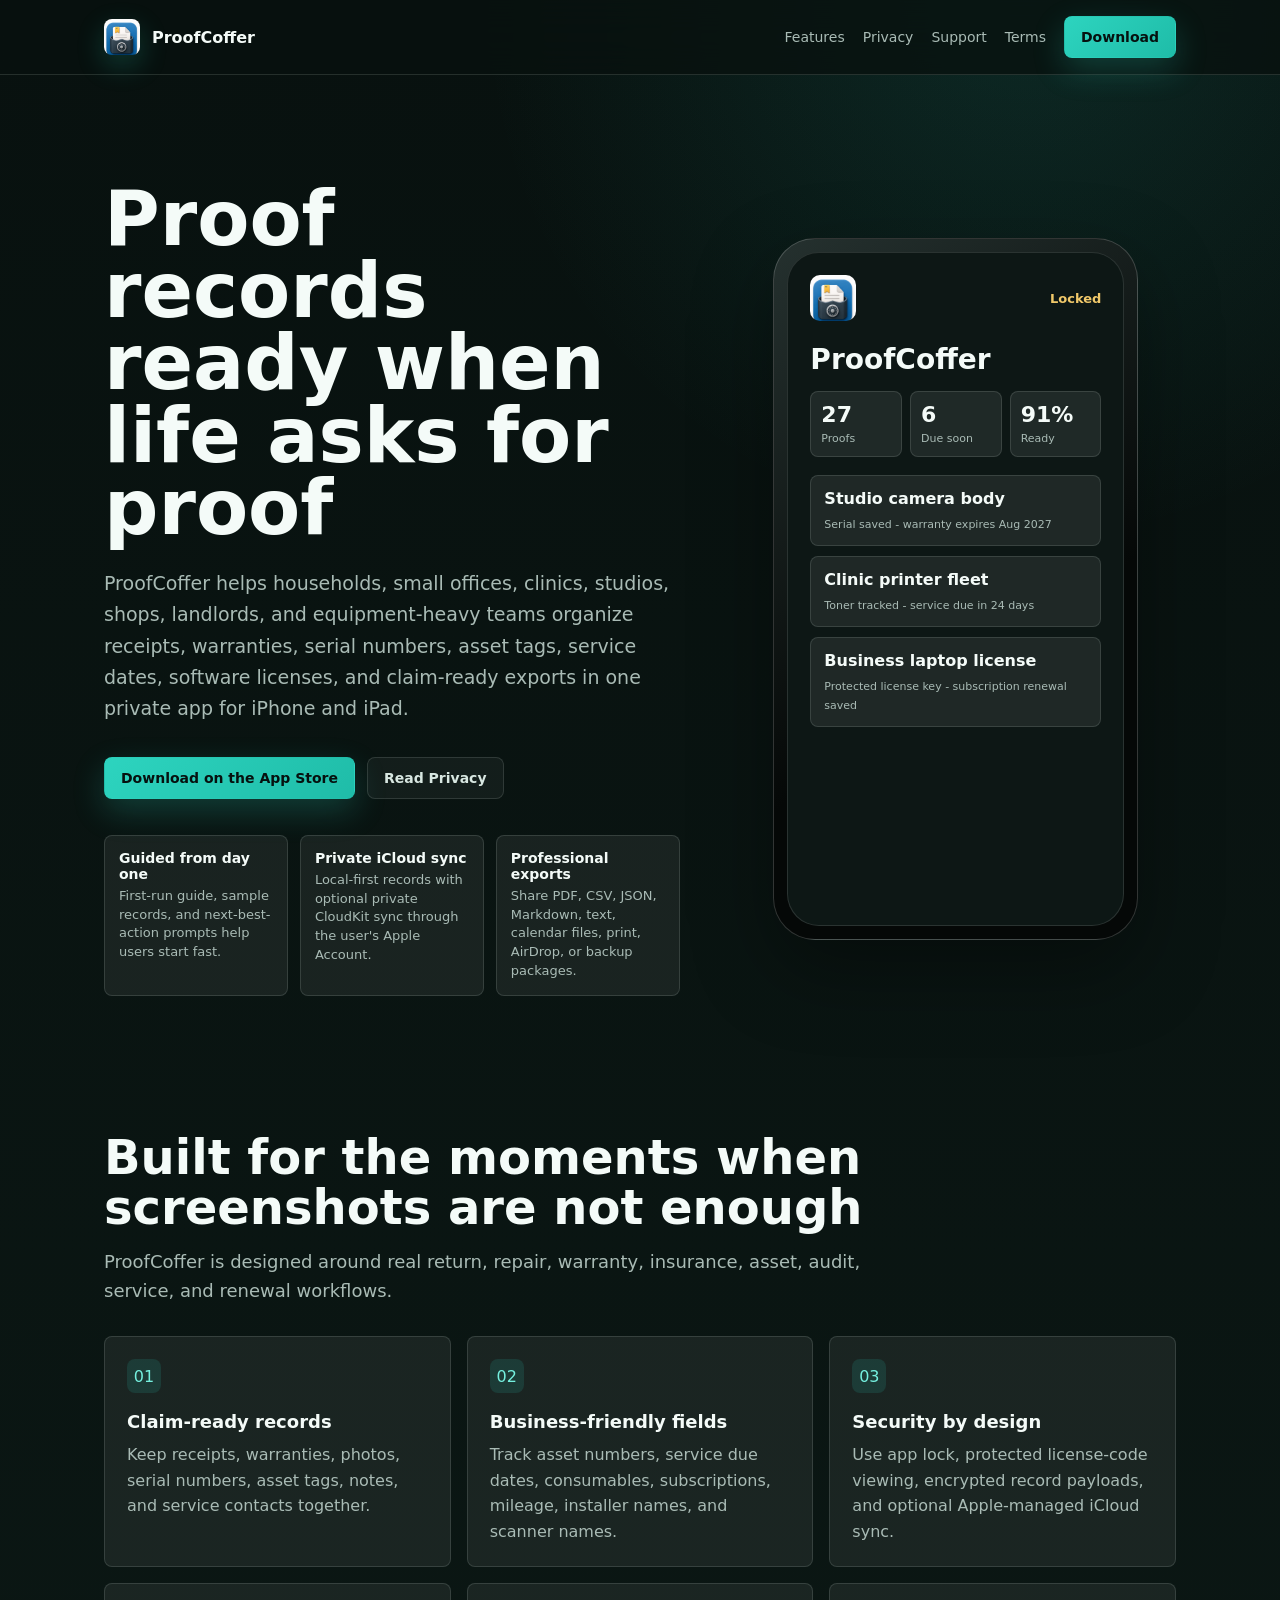
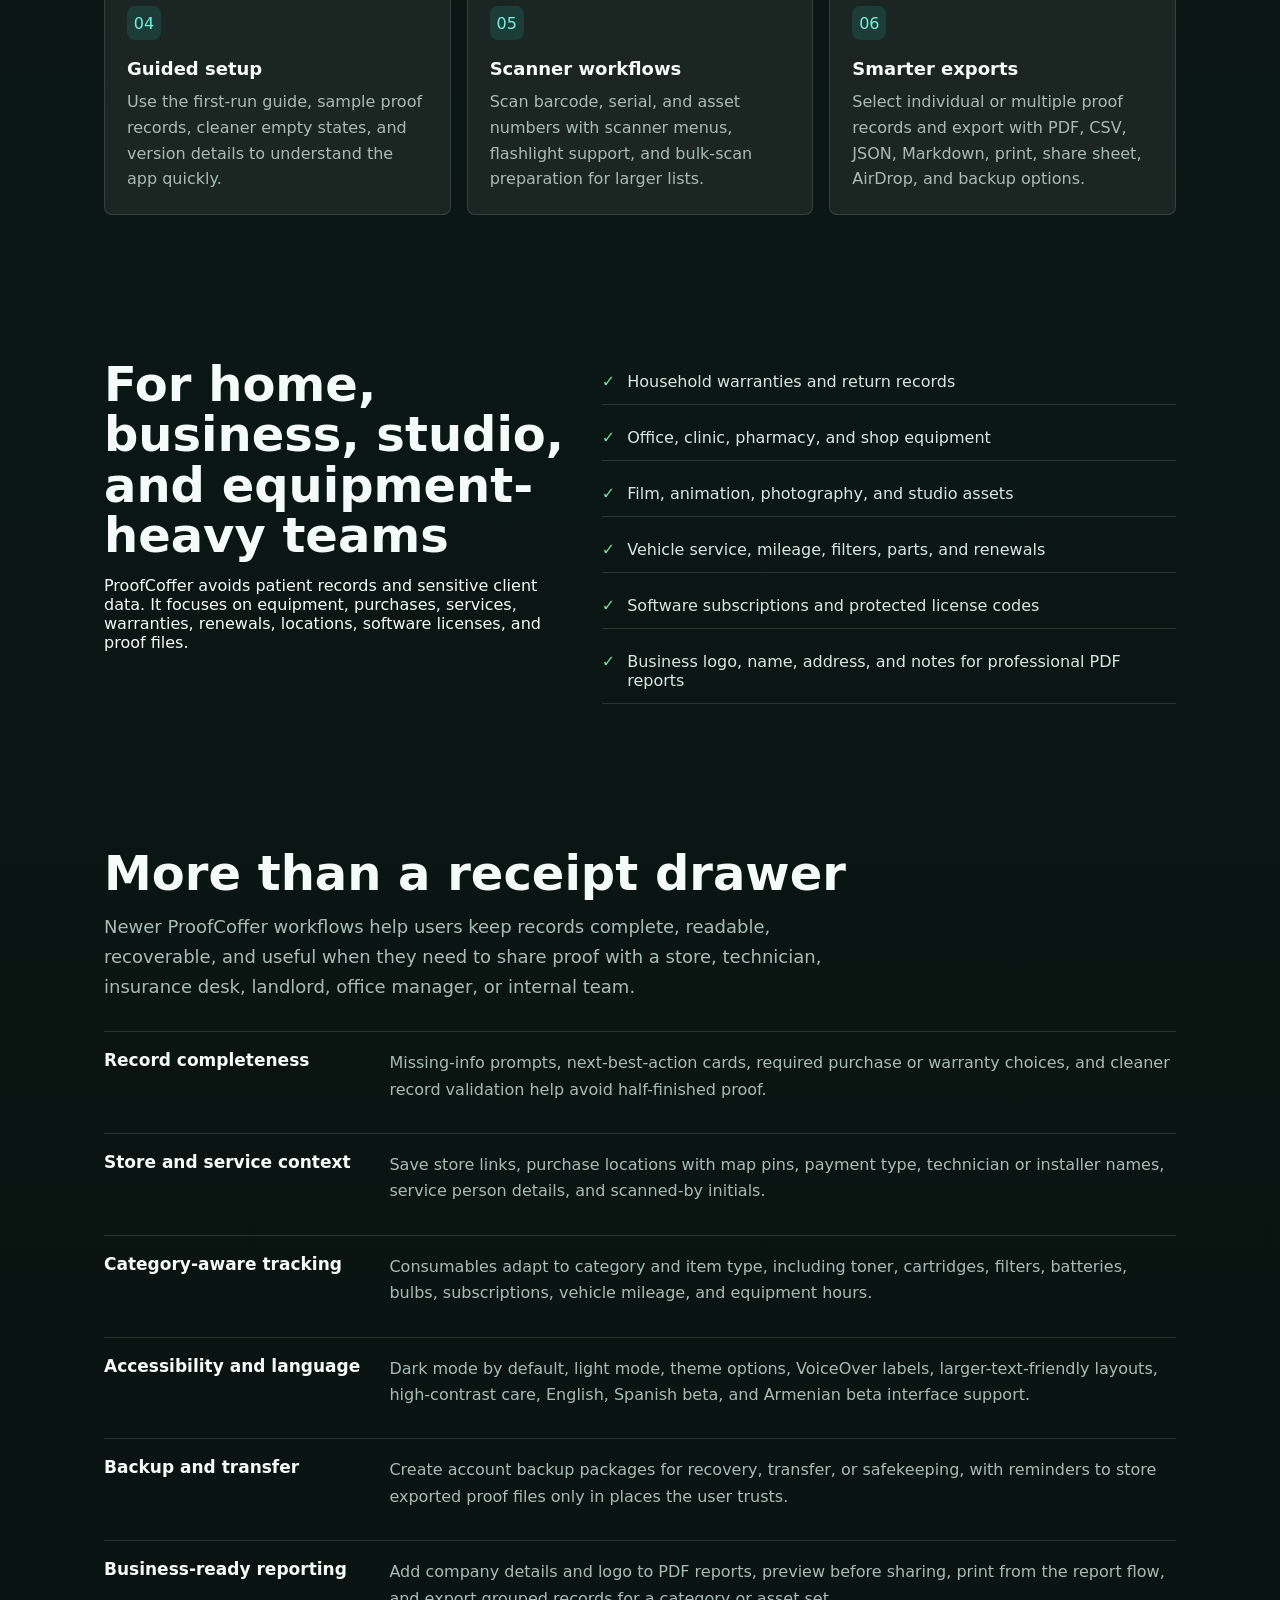
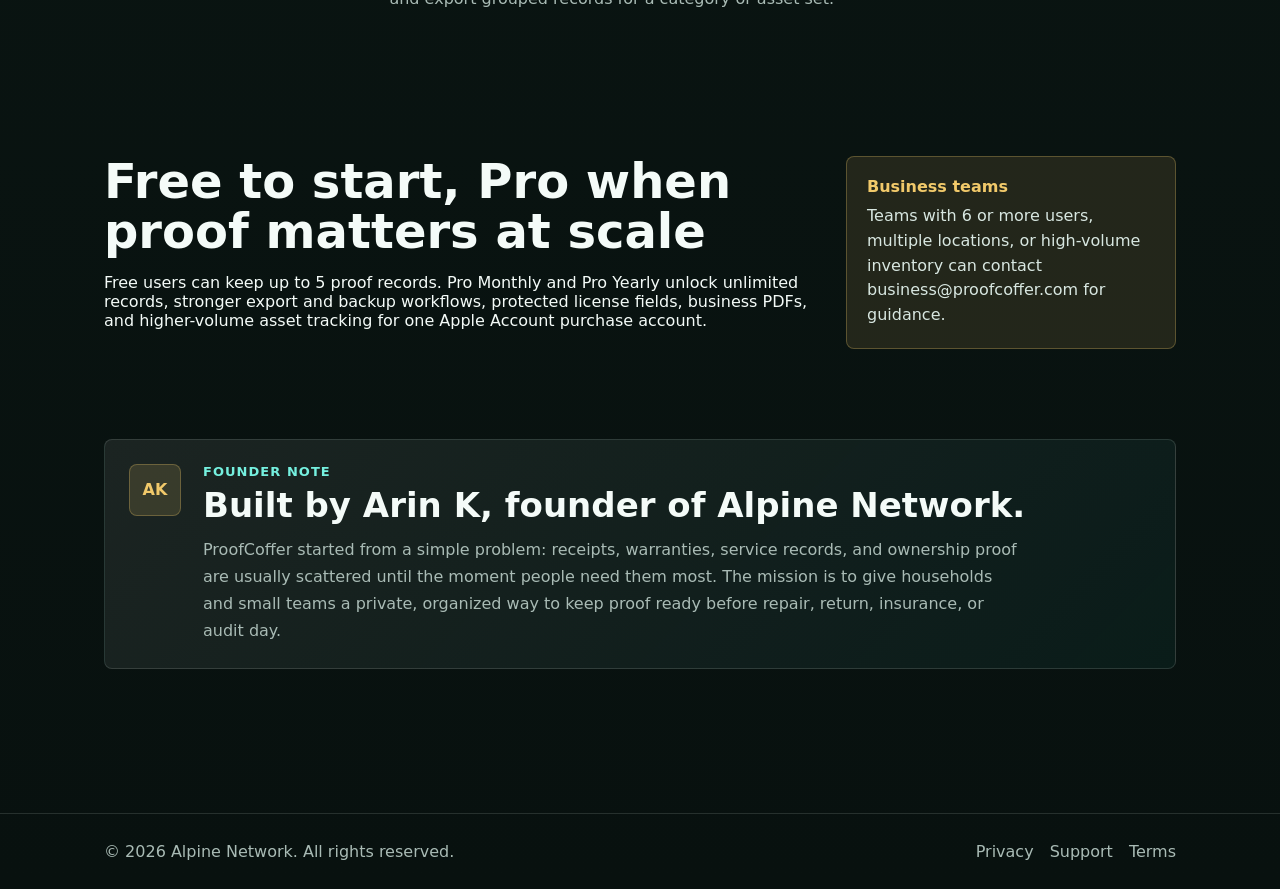
<file: index.html>
<!doctype html>
<html lang="en">
  <head>
    <meta charset="utf-8">
    <meta name="viewport" content="width=device-width, initial-scale=1">
    <title>ProofCoffer - Receipts, warranties, assets, service, and proof records</title>
    <meta name="description" content="ProofCoffer keeps receipts, warranties, serial numbers, service records, business assets, software licenses, reminders, and proof files organized in a private local-first app for iPhone and iPad.">
    <link rel="icon" href="/assets/proofcoffer-icon.png">
    <link rel="stylesheet" href="/assets/site.css">
  </head>
  <body>
    <header class="site-header">
      <div class="nav">
        <a class="brand" href="/" aria-label="ProofCoffer home">
          <img src="/assets/proofcoffer-icon.png" alt="">
          <span>ProofCoffer</span>
        </a>
        <nav class="nav-links" aria-label="Main navigation">
          <a href="#features">Features</a>
          <a href="/privacy">Privacy</a>
          <a href="/support">Support</a>
          <a href="/terms">Terms</a>
          <a class="nav-cta" href="/app">Download</a>
        </nav>
      </div>
    </header>

    <main class="page">
      <section class="hero">
        <div>
          <h1>Proof records ready when life asks for proof</h1>
          <p>ProofCoffer helps households, small offices, clinics, studios, shops, landlords, and equipment-heavy teams organize receipts, warranties, serial numbers, asset tags, service dates, software licenses, and claim-ready exports in one private app for iPhone and iPad.</p>
          <div class="actions">
            <a class="button primary" href="/app">Download on the App Store</a>
            <a class="button secondary" href="/privacy">Read Privacy</a>
          </div>
          <div class="proof-strip" aria-label="ProofCoffer trust points">
            <div class="mini-proof">
              <strong>Guided from day one</strong>
              <span>First-run guide, sample records, and next-best-action prompts help users start fast.</span>
            </div>
            <div class="mini-proof">
              <strong>Private iCloud sync</strong>
              <span>Local-first records with optional private CloudKit sync through the user's Apple Account.</span>
            </div>
            <div class="mini-proof">
              <strong>Professional exports</strong>
              <span>Share PDF, CSV, JSON, Markdown, text, calendar files, print, AirDrop, or backup packages.</span>
            </div>
          </div>
        </div>

        <div class="phone-wrap" aria-label="ProofCoffer app preview">
          <div class="phone">
            <div class="phone-screen">
              <div class="app-top">
                <img src="/assets/proofcoffer-icon.png" alt="ProofCoffer app icon">
                <span class="app-lock">Locked</span>
              </div>
              <div class="screen-title">ProofCoffer</div>
              <div class="metric-row">
                <div class="metric"><b>27</b><span>Proofs</span></div>
                <div class="metric"><b>6</b><span>Due soon</span></div>
                <div class="metric"><b>91%</b><span>Ready</span></div>
              </div>
              <div class="record-list">
                <div class="record">
                  <strong>Studio camera body</strong>
                  <span>Serial saved - warranty expires Aug 2027</span>
                </div>
                <div class="record">
                  <strong>Clinic printer fleet</strong>
                  <span>Toner tracked - service due in 24 days</span>
                </div>
                <div class="record">
                  <strong>Business laptop license</strong>
                  <span>Protected license key - subscription renewal saved</span>
                </div>
              </div>
            </div>
          </div>
        </div>
      </section>

      <section class="section" id="features">
        <h2>Built for the moments when screenshots are not enough</h2>
        <p>ProofCoffer is designed around real return, repair, warranty, insurance, asset, audit, service, and renewal workflows.</p>
        <div class="grid">
          <article class="card">
            <div class="icon-dot">01</div>
            <h3>Claim-ready records</h3>
            <p>Keep receipts, warranties, photos, serial numbers, asset tags, notes, and service contacts together.</p>
          </article>
          <article class="card">
            <div class="icon-dot">02</div>
            <h3>Business-friendly fields</h3>
            <p>Track asset numbers, service due dates, consumables, subscriptions, mileage, installer names, and scanner names.</p>
          </article>
          <article class="card">
            <div class="icon-dot">03</div>
            <h3>Security by design</h3>
            <p>Use app lock, protected license-code viewing, encrypted record payloads, and optional Apple-managed iCloud sync.</p>
          </article>
          <article class="card">
            <div class="icon-dot">04</div>
            <h3>Guided setup</h3>
            <p>Use the first-run guide, sample proof records, cleaner empty states, and version details to understand the app quickly.</p>
          </article>
          <article class="card">
            <div class="icon-dot">05</div>
            <h3>Scanner workflows</h3>
            <p>Scan barcode, serial, and asset numbers with scanner menus, flashlight support, and bulk-scan preparation for larger lists.</p>
          </article>
          <article class="card">
            <div class="icon-dot">06</div>
            <h3>Smarter exports</h3>
            <p>Select individual or multiple proof records and export with PDF, CSV, JSON, Markdown, print, share sheet, AirDrop, and backup options.</p>
          </article>
        </div>
      </section>

      <section class="section split">
        <div>
          <h2>For home, business, studio, and equipment-heavy teams</h2>
          <p>ProofCoffer avoids patient records and sensitive client data. It focuses on equipment, purchases, services, warranties, renewals, locations, software licenses, and proof files.</p>
        </div>
        <div class="checklist">
          <div class="check">Household warranties and return records</div>
          <div class="check">Office, clinic, pharmacy, and shop equipment</div>
          <div class="check">Film, animation, photography, and studio assets</div>
          <div class="check">Vehicle service, mileage, filters, parts, and renewals</div>
          <div class="check">Software subscriptions and protected license codes</div>
          <div class="check">Business logo, name, address, and notes for professional PDF reports</div>
        </div>
      </section>

      <section class="section">
        <h2>More than a receipt drawer</h2>
        <p>Newer ProofCoffer workflows help users keep records complete, readable, recoverable, and useful when they need to share proof with a store, technician, insurance desk, landlord, office manager, or internal team.</p>
        <div class="feature-rail">
          <article>
            <strong>Record completeness</strong>
            <span>Missing-info prompts, next-best-action cards, required purchase or warranty choices, and cleaner record validation help avoid half-finished proof.</span>
          </article>
          <article>
            <strong>Store and service context</strong>
            <span>Save store links, purchase locations with map pins, payment type, technician or installer names, service person details, and scanned-by initials.</span>
          </article>
          <article>
            <strong>Category-aware tracking</strong>
            <span>Consumables adapt to category and item type, including toner, cartridges, filters, batteries, bulbs, subscriptions, vehicle mileage, and equipment hours.</span>
          </article>
          <article>
            <strong>Accessibility and language</strong>
            <span>Dark mode by default, light mode, theme options, VoiceOver labels, larger-text-friendly layouts, high-contrast care, English, Spanish beta, and Armenian beta interface support.</span>
          </article>
          <article>
            <strong>Backup and transfer</strong>
            <span>Create account backup packages for recovery, transfer, or safekeeping, with reminders to store exported proof files only in places the user trusts.</span>
          </article>
          <article>
            <strong>Business-ready reporting</strong>
            <span>Add company details and logo to PDF reports, preview before sharing, print from the report flow, and export grouped records for a category or asset set.</span>
          </article>
        </div>
      </section>

      <section class="section pricing">
        <div>
          <h2>Free to start, Pro when proof matters at scale</h2>
          <p>Free users can keep up to 5 proof records. Pro Monthly and Pro Yearly unlock unlimited records, stronger export and backup workflows, protected license fields, business PDFs, and higher-volume asset tracking for one Apple Account purchase account.</p>
        </div>
        <div class="pricing-note">
          <strong>Business teams</strong>
          <span>Teams with 6 or more users, multiple locations, or high-volume inventory can contact business@proofcoffer.com for guidance.</span>
        </div>
      </section>

      <section class="founder-note" aria-labelledby="founder-note-title">
        <div class="founder-mark">AK</div>
        <div>
          <p class="eyebrow">Founder Note</p>
          <h2 id="founder-note-title">Built by Arin K, founder of Alpine Network.</h2>
          <p>ProofCoffer started from a simple problem: receipts, warranties, service records, and ownership proof are usually scattered until the moment people need them most. The mission is to give households and small teams a private, organized way to keep proof ready before repair, return, insurance, or audit day.</p>
        </div>
      </section>
    </main>

    <footer class="footer">
      <div class="inner">
        <span>© <span data-year>2026</span> Alpine Network. All rights reserved.</span>
        <nav aria-label="Footer navigation">
          <a href="/privacy">Privacy</a>
          <a href="/support">Support</a>
          <a href="/terms">Terms</a>
        </nav>
      </div>
    </footer>
    <script src="/assets/site.js"></script>
  </body>
</html>
</file>
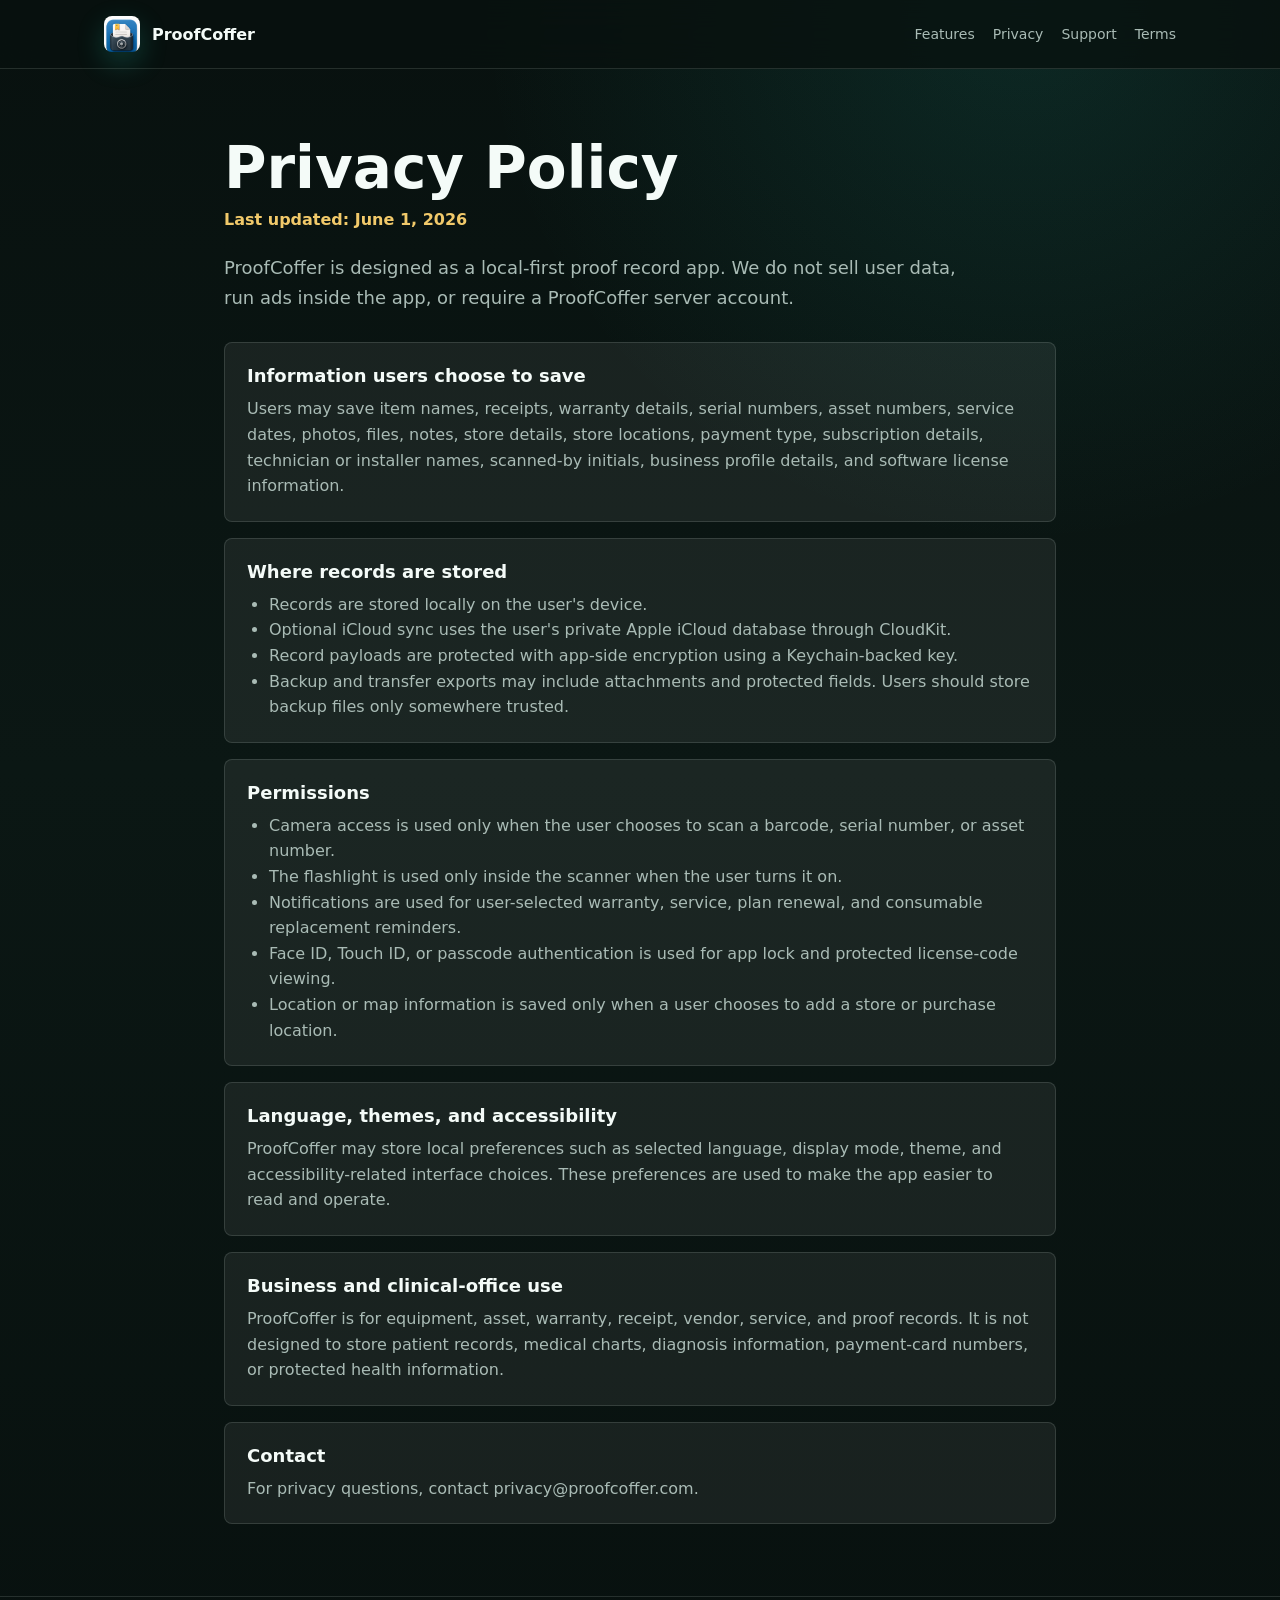
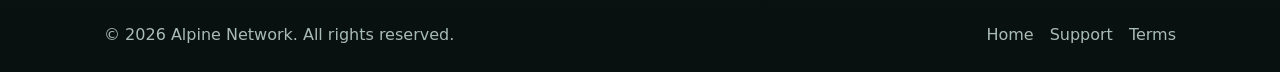
<file: privacy/index.html>
<!doctype html>
<html lang="en">
  <head>
    <meta charset="utf-8">
    <meta name="viewport" content="width=device-width, initial-scale=1">
    <title>Privacy Policy - ProofCoffer</title>
    <meta name="description" content="ProofCoffer privacy policy for local-first records, optional iCloud sync, camera scanning, notifications, and support contact.">
    <link rel="icon" href="/assets/proofcoffer-icon.png">
    <link rel="stylesheet" href="/assets/site.css">
  </head>
  <body>
    <header class="site-header">
      <div class="nav">
        <a class="brand" href="/"><img src="/assets/proofcoffer-icon.png" alt=""><span>ProofCoffer</span></a>
        <nav class="nav-links" aria-label="Main navigation">
          <a href="/#features">Features</a>
          <a href="/privacy">Privacy</a>
          <a href="/support">Support</a>
          <a href="/terms">Terms</a>
        </nav>
      </div>
    </header>
    <main class="page doc">
      <h1>Privacy Policy</h1>
      <p class="updated">Last updated: June 1, 2026</p>
      <p class="lede">ProofCoffer is designed as a local-first proof record app. We do not sell user data, run ads inside the app, or require a ProofCoffer server account.</p>

      <section class="doc-card">
        <h2>Information users choose to save</h2>
        <p>Users may save item names, receipts, warranty details, serial numbers, asset numbers, service dates, photos, files, notes, store details, store locations, payment type, subscription details, technician or installer names, scanned-by initials, business profile details, and software license information.</p>
      </section>

      <section class="doc-card">
        <h2>Where records are stored</h2>
        <ul>
          <li>Records are stored locally on the user's device.</li>
          <li>Optional iCloud sync uses the user's private Apple iCloud database through CloudKit.</li>
          <li>Record payloads are protected with app-side encryption using a Keychain-backed key.</li>
          <li>Backup and transfer exports may include attachments and protected fields. Users should store backup files only somewhere trusted.</li>
        </ul>
      </section>

      <section class="doc-card">
        <h2>Permissions</h2>
        <ul>
          <li>Camera access is used only when the user chooses to scan a barcode, serial number, or asset number.</li>
          <li>The flashlight is used only inside the scanner when the user turns it on.</li>
          <li>Notifications are used for user-selected warranty, service, plan renewal, and consumable replacement reminders.</li>
          <li>Face ID, Touch ID, or passcode authentication is used for app lock and protected license-code viewing.</li>
          <li>Location or map information is saved only when a user chooses to add a store or purchase location.</li>
        </ul>
      </section>

      <section class="doc-card">
        <h2>Language, themes, and accessibility</h2>
        <p>ProofCoffer may store local preferences such as selected language, display mode, theme, and accessibility-related interface choices. These preferences are used to make the app easier to read and operate.</p>
      </section>

      <section class="doc-card">
        <h2>Business and clinical-office use</h2>
        <p>ProofCoffer is for equipment, asset, warranty, receipt, vendor, service, and proof records. It is not designed to store patient records, medical charts, diagnosis information, payment-card numbers, or protected health information.</p>
      </section>

      <section class="doc-card">
        <h2>Contact</h2>
        <p>For privacy questions, contact <a href="mailto:privacy@proofcoffer.com">privacy@proofcoffer.com</a>.</p>
      </section>
    </main>
    <footer class="footer"><div class="inner"><span>© <span data-year>2026</span> Alpine Network. All rights reserved.</span><nav><a href="/">Home</a><a href="/support">Support</a><a href="/terms">Terms</a></nav></div></footer>
    <script src="/assets/site.js"></script>
  </body>
</html>
</file>
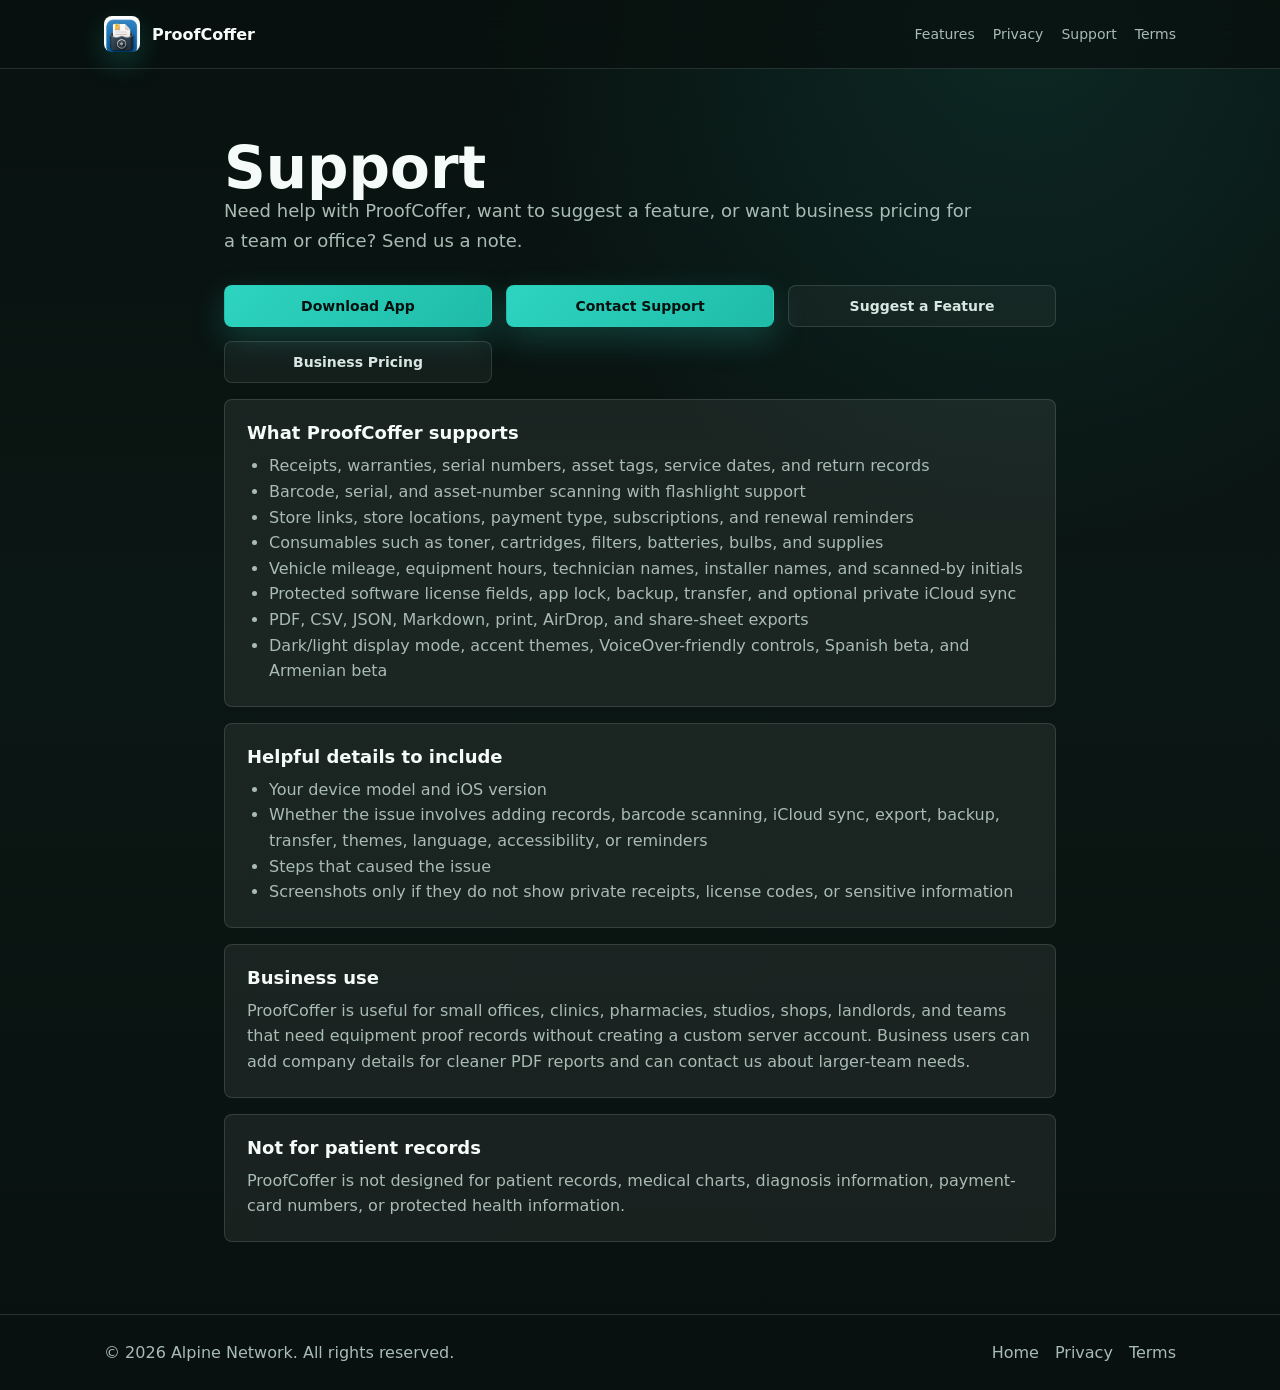
<file: support/index.html>
<!doctype html>
<html lang="en">
  <head>
    <meta charset="utf-8">
    <meta name="viewport" content="width=device-width, initial-scale=1">
    <title>Support - ProofCoffer</title>
    <meta name="description" content="Contact ProofCoffer support, send feedback, report a problem, or request business pricing.">
    <link rel="icon" href="/assets/proofcoffer-icon.png">
    <link rel="stylesheet" href="/assets/site.css">
  </head>
  <body>
    <header class="site-header">
      <div class="nav">
        <a class="brand" href="/"><img src="/assets/proofcoffer-icon.png" alt=""><span>ProofCoffer</span></a>
        <nav class="nav-links" aria-label="Main navigation">
          <a href="/#features">Features</a>
          <a href="/privacy">Privacy</a>
          <a href="/support">Support</a>
          <a href="/terms">Terms</a>
        </nav>
      </div>
    </header>
    <main class="page doc">
      <h1>Support</h1>
      <p class="lede">Need help with ProofCoffer, want to suggest a feature, or want business pricing for a team or office? Send us a note.</p>
      <div class="support-actions">
        <a class="button primary" href="/app">Download App</a>
        <a class="button primary" data-mail="support@proofcoffer.com" data-subject="ProofCoffer support request" href="mailto:support@proofcoffer.com">Contact Support</a>
        <a class="button secondary" data-mail="feedback@proofcoffer.com" data-subject="ProofCoffer feature suggestion" href="mailto:feedback@proofcoffer.com">Suggest a Feature</a>
        <a class="button secondary" data-mail="business@proofcoffer.com" data-subject="ProofCoffer business pricing" href="mailto:business@proofcoffer.com">Business Pricing</a>
      </div>
      <section class="doc-card">
        <h2>What ProofCoffer supports</h2>
        <ul>
          <li>Receipts, warranties, serial numbers, asset tags, service dates, and return records</li>
          <li>Barcode, serial, and asset-number scanning with flashlight support</li>
          <li>Store links, store locations, payment type, subscriptions, and renewal reminders</li>
          <li>Consumables such as toner, cartridges, filters, batteries, bulbs, and supplies</li>
          <li>Vehicle mileage, equipment hours, technician names, installer names, and scanned-by initials</li>
          <li>Protected software license fields, app lock, backup, transfer, and optional private iCloud sync</li>
          <li>PDF, CSV, JSON, Markdown, print, AirDrop, and share-sheet exports</li>
          <li>Dark/light display mode, accent themes, VoiceOver-friendly controls, Spanish beta, and Armenian beta</li>
        </ul>
      </section>
      <section class="doc-card">
        <h2>Helpful details to include</h2>
        <ul>
          <li>Your device model and iOS version</li>
          <li>Whether the issue involves adding records, barcode scanning, iCloud sync, export, backup, transfer, themes, language, accessibility, or reminders</li>
          <li>Steps that caused the issue</li>
          <li>Screenshots only if they do not show private receipts, license codes, or sensitive information</li>
        </ul>
      </section>
      <section class="doc-card">
        <h2>Business use</h2>
        <p>ProofCoffer is useful for small offices, clinics, pharmacies, studios, shops, landlords, and teams that need equipment proof records without creating a custom server account. Business users can add company details for cleaner PDF reports and can contact us about larger-team needs.</p>
      </section>
      <section class="doc-card">
        <h2>Not for patient records</h2>
        <p>ProofCoffer is not designed for patient records, medical charts, diagnosis information, payment-card numbers, or protected health information.</p>
      </section>
    </main>
    <footer class="footer"><div class="inner"><span>© <span data-year>2026</span> Alpine Network. All rights reserved.</span><nav><a href="/">Home</a><a href="/privacy">Privacy</a><a href="/terms">Terms</a></nav></div></footer>
    <script src="/assets/site.js"></script>
  </body>
</html>
</file>
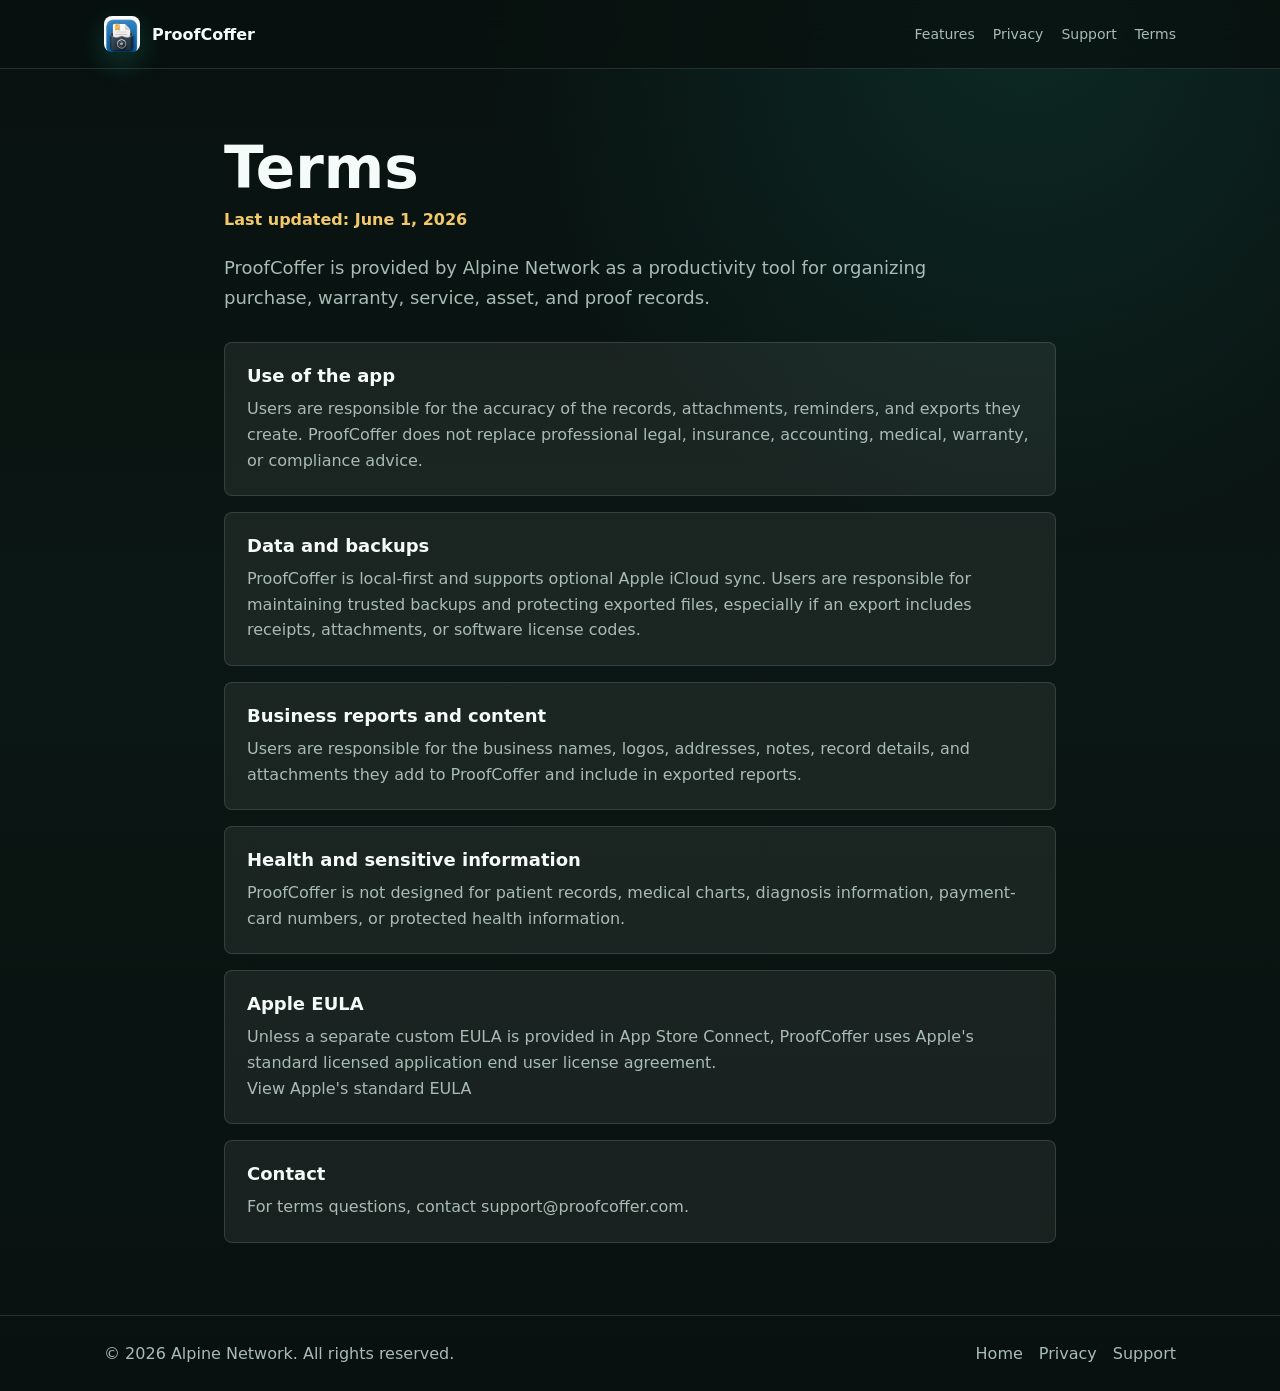
<file: terms/index.html>
<!doctype html>
<html lang="en">
  <head>
    <meta charset="utf-8">
    <meta name="viewport" content="width=device-width, initial-scale=1">
    <title>Terms - ProofCoffer</title>
    <meta name="description" content="ProofCoffer terms and Apple standard EULA reference.">
    <link rel="icon" href="/assets/proofcoffer-icon.png">
    <link rel="stylesheet" href="/assets/site.css">
  </head>
  <body>
    <header class="site-header">
      <div class="nav">
        <a class="brand" href="/"><img src="/assets/proofcoffer-icon.png" alt=""><span>ProofCoffer</span></a>
        <nav class="nav-links" aria-label="Main navigation">
          <a href="/#features">Features</a>
          <a href="/privacy">Privacy</a>
          <a href="/support">Support</a>
          <a href="/terms">Terms</a>
        </nav>
      </div>
    </header>
    <main class="page doc">
      <h1>Terms</h1>
      <p class="updated">Last updated: June 1, 2026</p>
      <p class="lede">ProofCoffer is provided by Alpine Network as a productivity tool for organizing purchase, warranty, service, asset, and proof records.</p>
      <section class="doc-card">
        <h2>Use of the app</h2>
        <p>Users are responsible for the accuracy of the records, attachments, reminders, and exports they create. ProofCoffer does not replace professional legal, insurance, accounting, medical, warranty, or compliance advice.</p>
      </section>
      <section class="doc-card">
        <h2>Data and backups</h2>
        <p>ProofCoffer is local-first and supports optional Apple iCloud sync. Users are responsible for maintaining trusted backups and protecting exported files, especially if an export includes receipts, attachments, or software license codes.</p>
      </section>
      <section class="doc-card">
        <h2>Business reports and content</h2>
        <p>Users are responsible for the business names, logos, addresses, notes, record details, and attachments they add to ProofCoffer and include in exported reports.</p>
      </section>
      <section class="doc-card">
        <h2>Health and sensitive information</h2>
        <p>ProofCoffer is not designed for patient records, medical charts, diagnosis information, payment-card numbers, or protected health information.</p>
      </section>
      <section class="doc-card">
        <h2>Apple EULA</h2>
        <p>Unless a separate custom EULA is provided in App Store Connect, ProofCoffer uses Apple's standard licensed application end user license agreement.</p>
        <p><a href="https://www.apple.com/legal/internet-services/itunes/dev/stdeula/">View Apple's standard EULA</a></p>
      </section>
      <section class="doc-card">
        <h2>Contact</h2>
        <p>For terms questions, contact <a href="mailto:support@proofcoffer.com">support@proofcoffer.com</a>.</p>
      </section>
    </main>
    <footer class="footer"><div class="inner"><span>© <span data-year>2026</span> Alpine Network. All rights reserved.</span><nav><a href="/">Home</a><a href="/privacy">Privacy</a><a href="/support">Support</a></nav></div></footer>
    <script src="/assets/site.js"></script>
  </body>
</html>
</file>
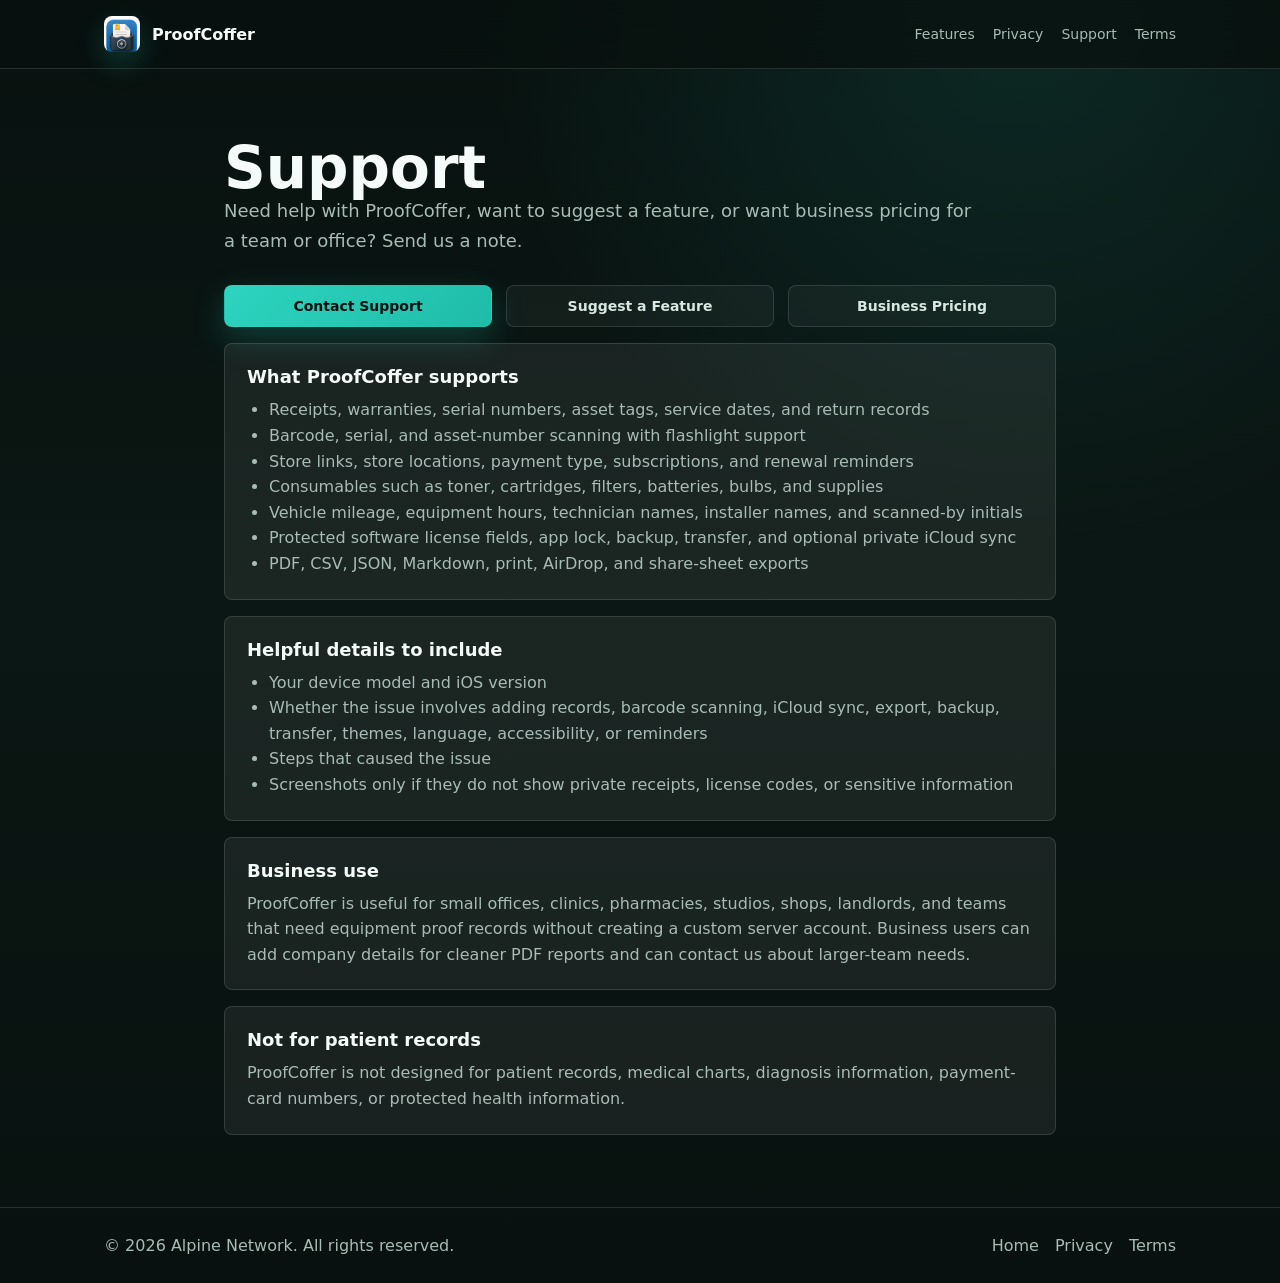
<file: support.html>
<!doctype html>
<html lang="en">
  <head>
    <meta charset="utf-8">
    <meta name="viewport" content="width=device-width, initial-scale=1">
    <title>Support - ProofCoffer</title>
    <meta name="description" content="Contact ProofCoffer support, send feedback, report a problem, or request business pricing.">
    <link rel="icon" href="/assets/proofcoffer-icon.png">
    <link rel="stylesheet" href="/assets/site.css">
  </head>
  <body>
    <header class="site-header">
      <div class="nav">
        <a class="brand" href="/"><img src="/assets/proofcoffer-icon.png" alt=""><span>ProofCoffer</span></a>
        <nav class="nav-links" aria-label="Main navigation">
          <a href="/#features">Features</a>
          <a href="/privacy">Privacy</a>
          <a href="/support">Support</a>
          <a href="/terms">Terms</a>
        </nav>
      </div>
    </header>
    <main class="page doc">
      <h1>Support</h1>
      <p class="lede">Need help with ProofCoffer, want to suggest a feature, or want business pricing for a team or office? Send us a note.</p>
      <div class="support-actions">
        <a class="button primary" data-mail="support@proofcoffer.com" data-subject="ProofCoffer support request" href="mailto:support@proofcoffer.com">Contact Support</a>
        <a class="button secondary" data-mail="feedback@proofcoffer.com" data-subject="ProofCoffer feature suggestion" href="mailto:feedback@proofcoffer.com">Suggest a Feature</a>
        <a class="button secondary" data-mail="business@proofcoffer.com" data-subject="ProofCoffer business pricing" href="mailto:business@proofcoffer.com">Business Pricing</a>
      </div>
      <section class="doc-card">
        <h2>What ProofCoffer supports</h2>
        <ul>
          <li>Receipts, warranties, serial numbers, asset tags, service dates, and return records</li>
          <li>Barcode, serial, and asset-number scanning with flashlight support</li>
          <li>Store links, store locations, payment type, subscriptions, and renewal reminders</li>
          <li>Consumables such as toner, cartridges, filters, batteries, bulbs, and supplies</li>
          <li>Vehicle mileage, equipment hours, technician names, installer names, and scanned-by initials</li>
          <li>Protected software license fields, app lock, backup, transfer, and optional private iCloud sync</li>
          <li>PDF, CSV, JSON, Markdown, print, AirDrop, and share-sheet exports</li>
        </ul>
      </section>
      <section class="doc-card">
        <h2>Helpful details to include</h2>
        <ul>
          <li>Your device model and iOS version</li>
          <li>Whether the issue involves adding records, barcode scanning, iCloud sync, export, backup, transfer, themes, language, accessibility, or reminders</li>
          <li>Steps that caused the issue</li>
          <li>Screenshots only if they do not show private receipts, license codes, or sensitive information</li>
        </ul>
      </section>
      <section class="doc-card">
        <h2>Business use</h2>
        <p>ProofCoffer is useful for small offices, clinics, pharmacies, studios, shops, landlords, and teams that need equipment proof records without creating a custom server account. Business users can add company details for cleaner PDF reports and can contact us about larger-team needs.</p>
      </section>
      <section class="doc-card">
        <h2>Not for patient records</h2>
        <p>ProofCoffer is not designed for patient records, medical charts, diagnosis information, payment-card numbers, or protected health information.</p>
      </section>
    </main>
    <footer class="footer"><div class="inner"><span>© <span data-year>2026</span> Alpine Network. All rights reserved.</span><nav><a href="/">Home</a><a href="/privacy">Privacy</a><a href="/terms">Terms</a></nav></div></footer>
    <script src="/assets/site.js"></script>
  </body>
</html>
</file>
<file: assets/site.css>
:root {
  color-scheme: dark;
  --bg: #08110f;
  --bg-2: #0d1b18;
  --ink: #f4fbf8;
  --muted: #a9bbb5;
  --soft: #d8e7e1;
  --line: rgba(216, 231, 225, 0.14);
  --surface: rgba(255, 255, 255, 0.065);
  --surface-strong: rgba(255, 255, 255, 0.105);
  --teal: #2dd4bf;
  --teal-2: #75f0df;
  --gold: #f1c96a;
  --rose: #f47d8a;
  --green: #72e0a4;
  --shadow: 0 30px 80px rgba(0, 0, 0, 0.35);
  --radius: 8px;
  font-family: Inter, ui-sans-serif, system-ui, -apple-system, BlinkMacSystemFont, "SF Pro Text", "Segoe UI", sans-serif;
}

* {
  box-sizing: border-box;
}

html {
  scroll-behavior: smooth;
}

body {
  margin: 0;
  background:
    radial-gradient(circle at 80% 0%, rgba(45, 212, 191, 0.12), transparent 34rem),
    linear-gradient(180deg, #08110f 0%, #0b1714 46%, #08110f 100%);
  color: var(--ink);
  min-height: 100vh;
}

a {
  color: inherit;
  text-decoration: none;
}

.site-header {
  position: sticky;
  top: 0;
  z-index: 10;
  backdrop-filter: blur(20px);
  background: rgba(8, 17, 15, 0.78);
  border-bottom: 1px solid var(--line);
}

.nav {
  max-width: 1120px;
  margin: 0 auto;
  padding: 16px 24px;
  display: flex;
  align-items: center;
  justify-content: space-between;
  gap: 24px;
}

.brand {
  display: inline-flex;
  align-items: center;
  gap: 12px;
  font-weight: 750;
  letter-spacing: 0;
}

.brand img {
  width: 36px;
  height: 36px;
  border-radius: 8px;
  box-shadow: 0 10px 28px rgba(45, 212, 191, 0.22);
}

.nav-links {
  display: flex;
  align-items: center;
  gap: 18px;
  color: var(--muted);
  font-size: 14px;
}

.nav-links a:hover,
.footer a:hover {
  color: var(--teal-2);
}

.nav-cta,
.button {
  display: inline-flex;
  align-items: center;
  justify-content: center;
  min-height: 42px;
  padding: 0 16px;
  border-radius: var(--radius);
  border: 1px solid var(--line);
  font-weight: 700;
  font-size: 14px;
}

.nav-cta,
.button.primary {
  background: linear-gradient(135deg, var(--teal), #1fbca8);
  color: #06110f;
  border-color: transparent;
  box-shadow: 0 12px 32px rgba(45, 212, 191, 0.22);
}

.button.secondary {
  color: var(--soft);
  background: rgba(255, 255, 255, 0.045);
}

.page {
  max-width: 1120px;
  margin: 0 auto;
  padding: 72px 24px;
}

.hero {
  display: grid;
  grid-template-columns: minmax(0, 1.02fr) minmax(320px, 0.78fr);
  gap: 56px;
  align-items: center;
  min-height: calc(100vh - 84px);
  padding-top: 36px;
  padding-bottom: 64px;
}

.hero h1,
.doc h1 {
  margin: 0;
  font-size: clamp(44px, 7vw, 76px);
  line-height: 0.95;
  letter-spacing: 0;
}

.hero p {
  margin: 24px 0 0;
  color: var(--muted);
  font-size: 19px;
  line-height: 1.65;
  max-width: 660px;
}

.actions {
  display: flex;
  flex-wrap: wrap;
  gap: 12px;
  margin-top: 32px;
}

.proof-strip {
  display: grid;
  grid-template-columns: repeat(3, minmax(0, 1fr));
  gap: 12px;
  margin-top: 36px;
}

.mini-proof,
.card,
.doc-card {
  border: 1px solid var(--line);
  background: var(--surface);
  border-radius: var(--radius);
}

.mini-proof {
  padding: 14px;
}

.mini-proof strong {
  display: block;
  color: var(--ink);
  font-size: 14px;
}

.mini-proof span {
  display: block;
  color: var(--muted);
  font-size: 13px;
  margin-top: 5px;
  line-height: 1.45;
}

.phone-wrap {
  display: flex;
  justify-content: center;
}

.phone {
  width: min(100%, 365px);
  aspect-ratio: 0.52;
  padding: 13px;
  border-radius: 42px;
  background: linear-gradient(145deg, #25312f, #050807 60%);
  box-shadow: var(--shadow);
  border: 1px solid rgba(255, 255, 255, 0.18);
}

.phone-screen {
  height: 100%;
  border-radius: 32px;
  overflow: hidden;
  background: #0d1715;
  border: 1px solid rgba(255, 255, 255, 0.12);
  padding: 22px;
}

.app-top {
  display: flex;
  align-items: center;
  justify-content: space-between;
  margin-bottom: 24px;
}

.app-top img {
  width: 46px;
  height: 46px;
  border-radius: 10px;
}

.app-lock {
  color: var(--gold);
  font-size: 13px;
  font-weight: 700;
}

.screen-title {
  font-size: 28px;
  font-weight: 800;
  line-height: 1.05;
  margin-bottom: 16px;
}

.metric-row {
  display: grid;
  grid-template-columns: repeat(3, 1fr);
  gap: 8px;
}

.metric {
  background: rgba(255, 255, 255, 0.08);
  border: 1px solid var(--line);
  border-radius: var(--radius);
  padding: 10px;
}

.metric b {
  display: block;
  font-size: 22px;
}

.metric span,
.record span {
  color: var(--muted);
  font-size: 11px;
}

.record-list {
  margin-top: 18px;
  display: grid;
  gap: 10px;
}

.record {
  padding: 13px;
  background: rgba(255, 255, 255, 0.075);
  border: 1px solid var(--line);
  border-radius: var(--radius);
}

.record strong {
  display: block;
  margin-bottom: 5px;
}

.section {
  padding: 72px 0;
}

.section h2 {
  font-size: clamp(31px, 4vw, 48px);
  line-height: 1.05;
  margin: 0 0 14px;
}

.section > p,
.doc .lede {
  color: var(--muted);
  font-size: 18px;
  line-height: 1.65;
  max-width: 760px;
  margin: 0 0 30px;
}

.grid {
  display: grid;
  grid-template-columns: repeat(3, minmax(0, 1fr));
  gap: 16px;
}

.card,
.doc-card {
  padding: 22px;
}

.card h3,
.doc-card h2 {
  margin: 0 0 10px;
  font-size: 18px;
}

.card p,
.doc-card p,
.doc-card li {
  color: var(--muted);
  line-height: 1.6;
}

.card p,
.doc-card p {
  margin: 0;
}

.icon-dot {
  width: 34px;
  height: 34px;
  display: grid;
  place-items: center;
  border-radius: var(--radius);
  background: rgba(45, 212, 191, 0.13);
  color: var(--teal-2);
  margin-bottom: 18px;
}

.split {
  display: grid;
  grid-template-columns: 0.9fr 1.1fr;
  gap: 28px;
  align-items: start;
}

.feature-rail {
  display: grid;
  gap: 12px;
}

.feature-rail article {
  display: grid;
  grid-template-columns: minmax(170px, 0.34fr) minmax(0, 1fr);
  gap: 18px;
  align-items: start;
  padding: 18px 0;
  border-top: 1px solid var(--line);
}

.feature-rail strong {
  color: var(--ink);
  font-size: 17px;
}

.feature-rail span {
  color: var(--muted);
  line-height: 1.65;
}

.pricing {
  display: grid;
  grid-template-columns: minmax(0, 1fr) 330px;
  gap: 28px;
  align-items: start;
  padding-top: 54px;
}

.pricing-note {
  border: 1px solid rgba(241, 201, 106, 0.28);
  background: rgba(241, 201, 106, 0.11);
  border-radius: var(--radius);
  padding: 20px;
}

.pricing-note strong {
  display: block;
  color: var(--gold);
  margin-bottom: 8px;
}

.pricing-note span {
  color: var(--soft);
  line-height: 1.55;
}

.checklist {
  display: grid;
  gap: 10px;
}

.check {
  display: flex;
  gap: 12px;
  align-items: flex-start;
  padding: 13px 0;
  border-bottom: 1px solid var(--line);
  color: var(--soft);
}

.check::before {
  content: "✓";
  color: var(--green);
  font-weight: 800;
}

.founder-note {
  display: grid;
  grid-template-columns: auto minmax(0, 1fr);
  gap: 22px;
  align-items: start;
  margin: 18px 0 72px;
  padding: 24px;
  border: 1px solid var(--line);
  border-radius: var(--radius);
  background: linear-gradient(135deg, rgba(255, 255, 255, 0.08), rgba(45, 212, 191, 0.055));
}

.founder-mark {
  width: 52px;
  height: 52px;
  display: grid;
  place-items: center;
  border-radius: var(--radius);
  background: rgba(241, 201, 106, 0.14);
  color: var(--gold);
  border: 1px solid rgba(241, 201, 106, 0.28);
  font-weight: 850;
}

.eyebrow {
  margin: 0 0 8px;
  color: var(--teal-2);
  font-size: 13px;
  font-weight: 800;
  text-transform: uppercase;
  letter-spacing: 0.08em;
}

.founder-note h2 {
  margin: 0;
  font-size: clamp(24px, 3vw, 34px);
  line-height: 1.08;
}

.founder-note p:last-child {
  margin: 12px 0 0;
  color: var(--muted);
  line-height: 1.7;
  max-width: 820px;
}

.doc {
  max-width: 880px;
}

.doc h1 {
  font-size: clamp(38px, 5vw, 58px);
}

.doc .updated {
  color: var(--gold);
  margin: 14px 0 24px;
  font-weight: 700;
}

.doc-card {
  margin-top: 16px;
}

.doc-card ul {
  margin: 10px 0 0;
  padding-left: 22px;
}

.support-actions {
  display: grid;
  grid-template-columns: repeat(3, minmax(0, 1fr));
  gap: 14px;
  margin-top: 26px;
}

.footer {
  border-top: 1px solid var(--line);
  color: var(--muted);
}

.footer .inner {
  max-width: 1120px;
  margin: 0 auto;
  padding: 28px 24px;
  display: flex;
  justify-content: space-between;
  gap: 20px;
  flex-wrap: wrap;
}

.footer nav {
  display: flex;
  gap: 16px;
}

@media (max-width: 860px) {
  .nav {
    align-items: flex-start;
  }

  .nav-links {
    display: none;
  }

  .hero,
  .split,
  .pricing {
    grid-template-columns: 1fr;
  }

  .hero {
    min-height: 0;
    gap: 42px;
  }

  .proof-strip,
  .grid,
  .support-actions,
  .feature-rail article {
    grid-template-columns: 1fr;
  }

  .founder-note {
    grid-template-columns: 1fr;
  }

  .phone {
    max-width: 330px;
  }
}
</file>
